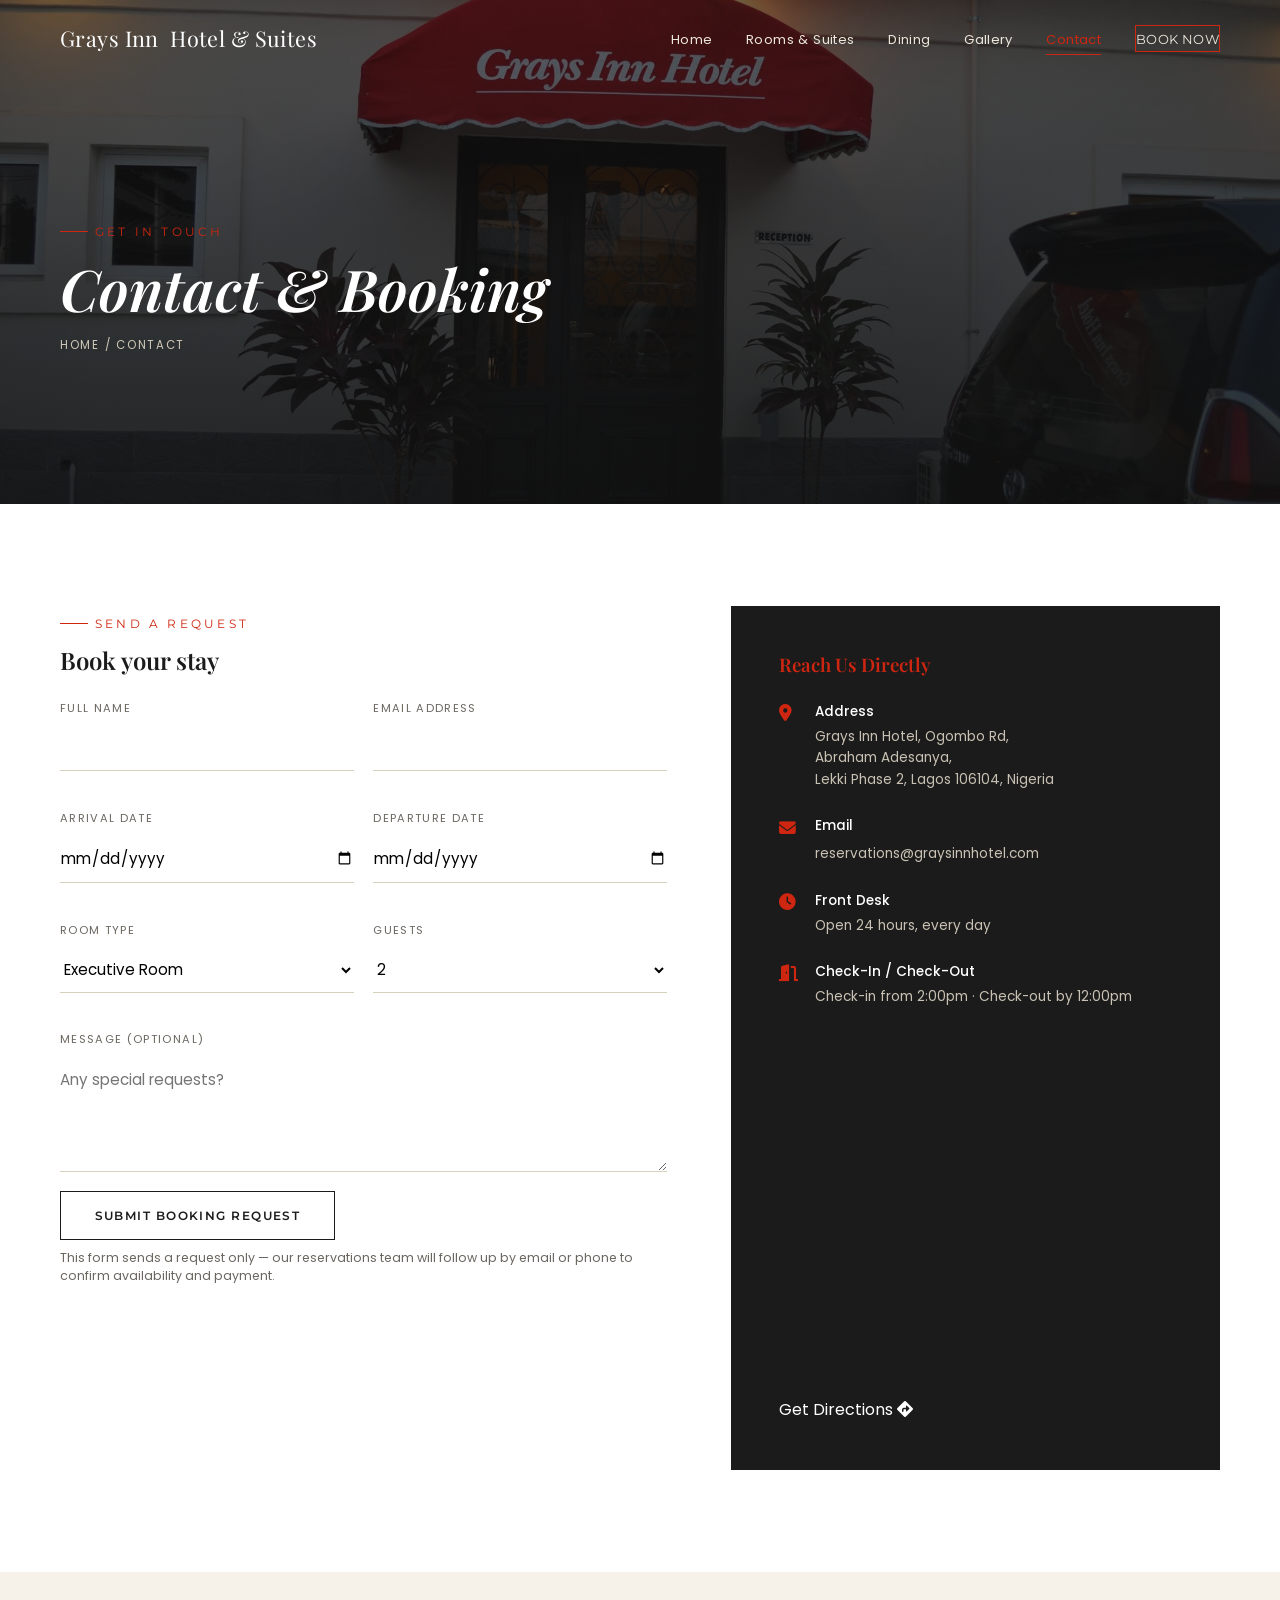
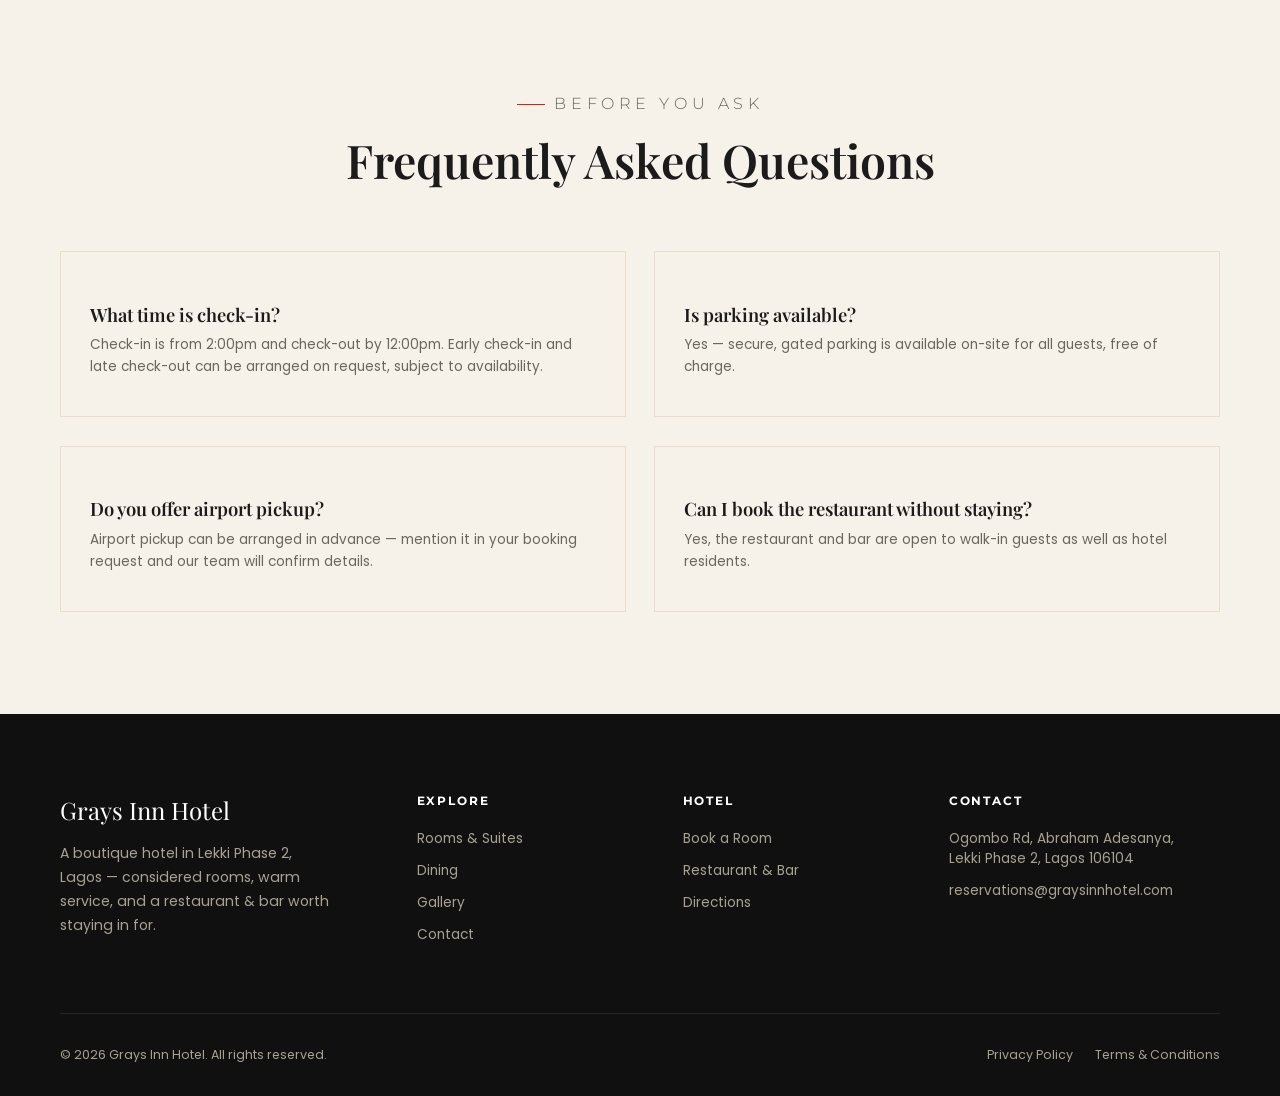
<file: contact.html>
<!DOCTYPE html>
<html lang="en">
<head>
<meta charset="UTF-8">
<meta name="viewport" content="width=device-width, initial-scale=1.0">
<title>Contact &amp; Booking — Grays Inn Hotel</title>
<meta name="description" content="Contact Grays Inn Hotel or send a booking request. Located on Ogombo Road, Abraham Adesanya, Lekki Phase 2, Lagos.">
<link rel="stylesheet" href="https://cdnjs.cloudflare.com/ajax/libs/font-awesome/6.5.2/css/all.min.css">
<link rel="stylesheet" href="styles.css">
</head>
<body>

<div id="preloader">
  <img src="images/logo.png" alt="Grays Inn Hotel logo" class="preloader-logo">
  <div class="preloader-sub">Hotel &amp; Suites</div>
  <div class="preloader-bar"></div>
</div>

<nav class="navbar">
  <div class="container">
    <a href="index.html" class="nav-logo">Grays Inn <span>Hotel &amp; Suites</span></a>
    <button class="nav-toggle" aria-label="Toggle menu"><span></span><span></span><span></span></button>
    <ul class="nav-links">
      <li><a href="index.html">Home</a></li>
      <li><a href="rooms.html">Rooms &amp; Suites</a></li>
      <li><a href="dining.html">Dining</a></li>
      <li><a href="gallery.html">Gallery</a></li>
      <li><a href="contact.html" class="active">Contact</a></li>
      <li><a href="contact.html#booking" class="btn-book">Book Now</a></li>
    </ul>
  </div>
</nav>

<header class="page-hero" style="background-image:url('images/reception-entrance.jpg');">
  <div class="container page-hero-content">
    <p class="eyebrow">Get In Touch</p>
    <h1>Contact &amp; Booking</h1>
    <p class="breadcrumb"><a href="index.html">Home</a> / Contact</p>
  </div>
</header>

<section class="section" id="booking">
  <div class="container contact-grid">

    <div class="reveal">
      <p class="eyebrow">Send a Request</p>
      <h2 style="margin-bottom:1.6rem;">Book your stay</h2>
      <form data-inquiry action="https://api.web3forms.com/submit" method="POST">
        <input type="hidden" name="access_key" value="3ff814a3-4bea-4e8d-8c9d-68ec58234079">
        <input type="hidden" name="subject" value="New Booking Request — Grays Inn Hotel">
        <input type="hidden" name="from_name" value="Grays Inn Hotel Website">
        <input type="checkbox" name="botcheck" style="display:none" tabindex="-1" autocomplete="off">
        <div class="form-row">
          <div class="field">
            <label for="c-name">Full Name</label>
            <input type="text" id="c-name" name="name" required>
          </div>
          <div class="field">
            <label for="c-email">Email Address</label>
            <input type="email" id="c-email" name="email" required>
          </div>
        </div>
        <div class="form-row">
          <div class="field">
            <label for="c-arrival">Arrival Date</label>
            <input type="date" id="c-arrival" name="arrival" required>
          </div>
          <div class="field">
            <label for="c-departure">Departure Date</label>
            <input type="date" id="c-departure" name="departure" required>
          </div>
        </div>
        <div class="form-row">
          <div class="field">
            <label for="c-room">Room Type</label>
            <select id="c-room" name="room">
              <option>Executive Room</option>
              <option>Deluxe Room</option>
              <option>Royal Suite</option>
              <option>Presidential Suite</option>
              <option>Family Suite</option>
            </select>
          </div>
          <div class="field">
            <label for="c-guests">Guests</label>
            <select id="c-guests" name="guests"><option>1</option><option selected>2</option><option>3</option><option>4</option></select>
          </div>
        </div>
        <div class="field">
          <label for="c-message">Message (Optional)</label>
          <textarea id="c-message" name="message" rows="4" placeholder="Any special requests?"></textarea>
        </div>
        <button type="submit" class="btn btn-outline-dark">Submit Booking Request</button>
        <p class="form-note">This form sends a request only — our reservations team will follow up by email or phone to confirm availability and payment.</p>
        <div class="form-success"></div>
      </form>
    </div>

    <div class="reveal reveal-delay-1">
      <div class="contact-info-card">
        <h3>Reach Us Directly</h3>
        <div class="info-item">
          <i class="fa-solid fa-location-dot"></i>
          <div>
            <h5>Address</h5>
            <p>Grays Inn Hotel, Ogombo Rd,<br>Abraham Adesanya,<br>Lekki Phase 2, Lagos 106104, Nigeria</p>
          </div>
        </div>
        <div class="info-item">
          <i class="fa-solid fa-envelope"></i>
          <div>
            <h5>Email</h5>
            <a href="mailto:reservations@graysinnhotel.com">reservations@graysinnhotel.com</a>
          </div>
        </div>
        <div class="info-item">
          <i class="fa-solid fa-clock"></i>
          <div>
            <h5>Front Desk</h5>
            <p>Open 24 hours, every day</p>
          </div>
        </div>
        <div class="info-item">
          <i class="fa-solid fa-door-open"></i>
          <div>
            <h5>Check-In / Check-Out</h5>
            <p>Check-in from 2:00pm · Check-out by 12:00pm</p>
          </div>
        </div>
        <iframe class="map-frame" loading="lazy" referrerpolicy="no-referrer-when-downgrade"
          src="https://www.google.com/maps?q=Grays+Inn+Hotel+Ogombo+Rd+Abraham+Adesanya+Lekki+Phase+2+Lagos&output=embed">
        </iframe>
        <a class="map-directions-link" href="https://www.google.com/maps/dir/?api=1&destination=Grays+Inn+Hotel+Ogombo+Rd+Abraham+Adesanya+Lekki+Phase+2+Lagos" target="_blank" rel="noopener">
          Get Directions
          <i class="fa-solid fa-diamond-turn-right"></i>
        </a>
      </div>
    </div>

  </div>
</section>

<section class="section section-beige">
  <div class="container">
    <div class="section-head center reveal">
      <p class="eyebrow">Before You Ask</p>
      <h2>Frequently Asked Questions</h2>
    </div>
    <div class="room-grid faq-grid">
      <div class="offer-card reveal" style="text-align:left;"><h4>What time is check-in?</h4><p>Check-in is from 2:00pm and check-out by 12:00pm. Early check-in and late check-out can be arranged on request, subject to availability.</p></div>
      <div class="offer-card reveal reveal-delay-1" style="text-align:left;"><h4>Is parking available?</h4><p>Yes — secure, gated parking is available on-site for all guests, free of charge.</p></div>
      <div class="offer-card reveal reveal-delay-2" style="text-align:left;"><h4>Do you offer airport pickup?</h4><p>Airport pickup can be arranged in advance — mention it in your booking request and our team will confirm details.</p></div>
      <div class="offer-card reveal reveal-delay-3" style="text-align:left;"><h4>Can I book the restaurant without staying?</h4><p>Yes, the restaurant and bar are open to walk-in guests as well as hotel residents.</p></div>
    </div>
  </div>
</section>

<footer>
  <div class="container">
    <div class="footer-grid">
      <div>
        <p class="footer-logo">Grays Inn Hotel</p>
        <p style="max-width:30ch;font-size:.88rem;line-height:1.7;">A boutique hotel in Lekki Phase 2, Lagos — considered rooms, warm service, and a restaurant &amp; bar worth staying in for.</p>
      </div>
      <div class="footer-col">
        <h5>Explore</h5>
        <ul>
          <li><a href="rooms.html">Rooms &amp; Suites</a></li>
          <li><a href="dining.html">Dining</a></li>
          <li><a href="gallery.html">Gallery</a></li>
          <li><a href="contact.html">Contact</a></li>
        </ul>
      </div>
      <div class="footer-col">
        <h5>Hotel</h5>
        <ul>
          <li><a href="contact.html#booking">Book a Room</a></li>
          <li><a href="dining.html">Restaurant &amp; Bar</a></li>
          <li><a href="contact.html">Directions</a></li>
        </ul>
      </div>
      <div class="footer-col">
        <h5>Contact</h5>
        <ul>
          <li>Ogombo Rd, Abraham Adesanya,<br>Lekki Phase 2, Lagos 106104</li>
          <li><a href="mailto:reservations@graysinnhotel.com">reservations@graysinnhotel.com</a></li>
        </ul>
      </div>
    </div>
    <div class="footer-bottom">
      <span>© <span id="year"></span> Grays Inn Hotel. All rights reserved.</span>
      <span><a href="#">Privacy Policy</a><a href="#">Terms &amp; Conditions</a></span>
    </div>
  </div>
</footer>

<div class="float-stack">
  <a class="float-btn to-top" href="#" aria-label="Back to top" onclick="window.scrollTo({top:0,behavior:'smooth'});return false;">
    <i class="fa-solid fa-arrow-up"></i>
  </a>
</div>

<script src="main.js"></script>
<script>document.getElementById('year').textContent = new Date().getFullYear();</script>
</body>
</html>
</file>
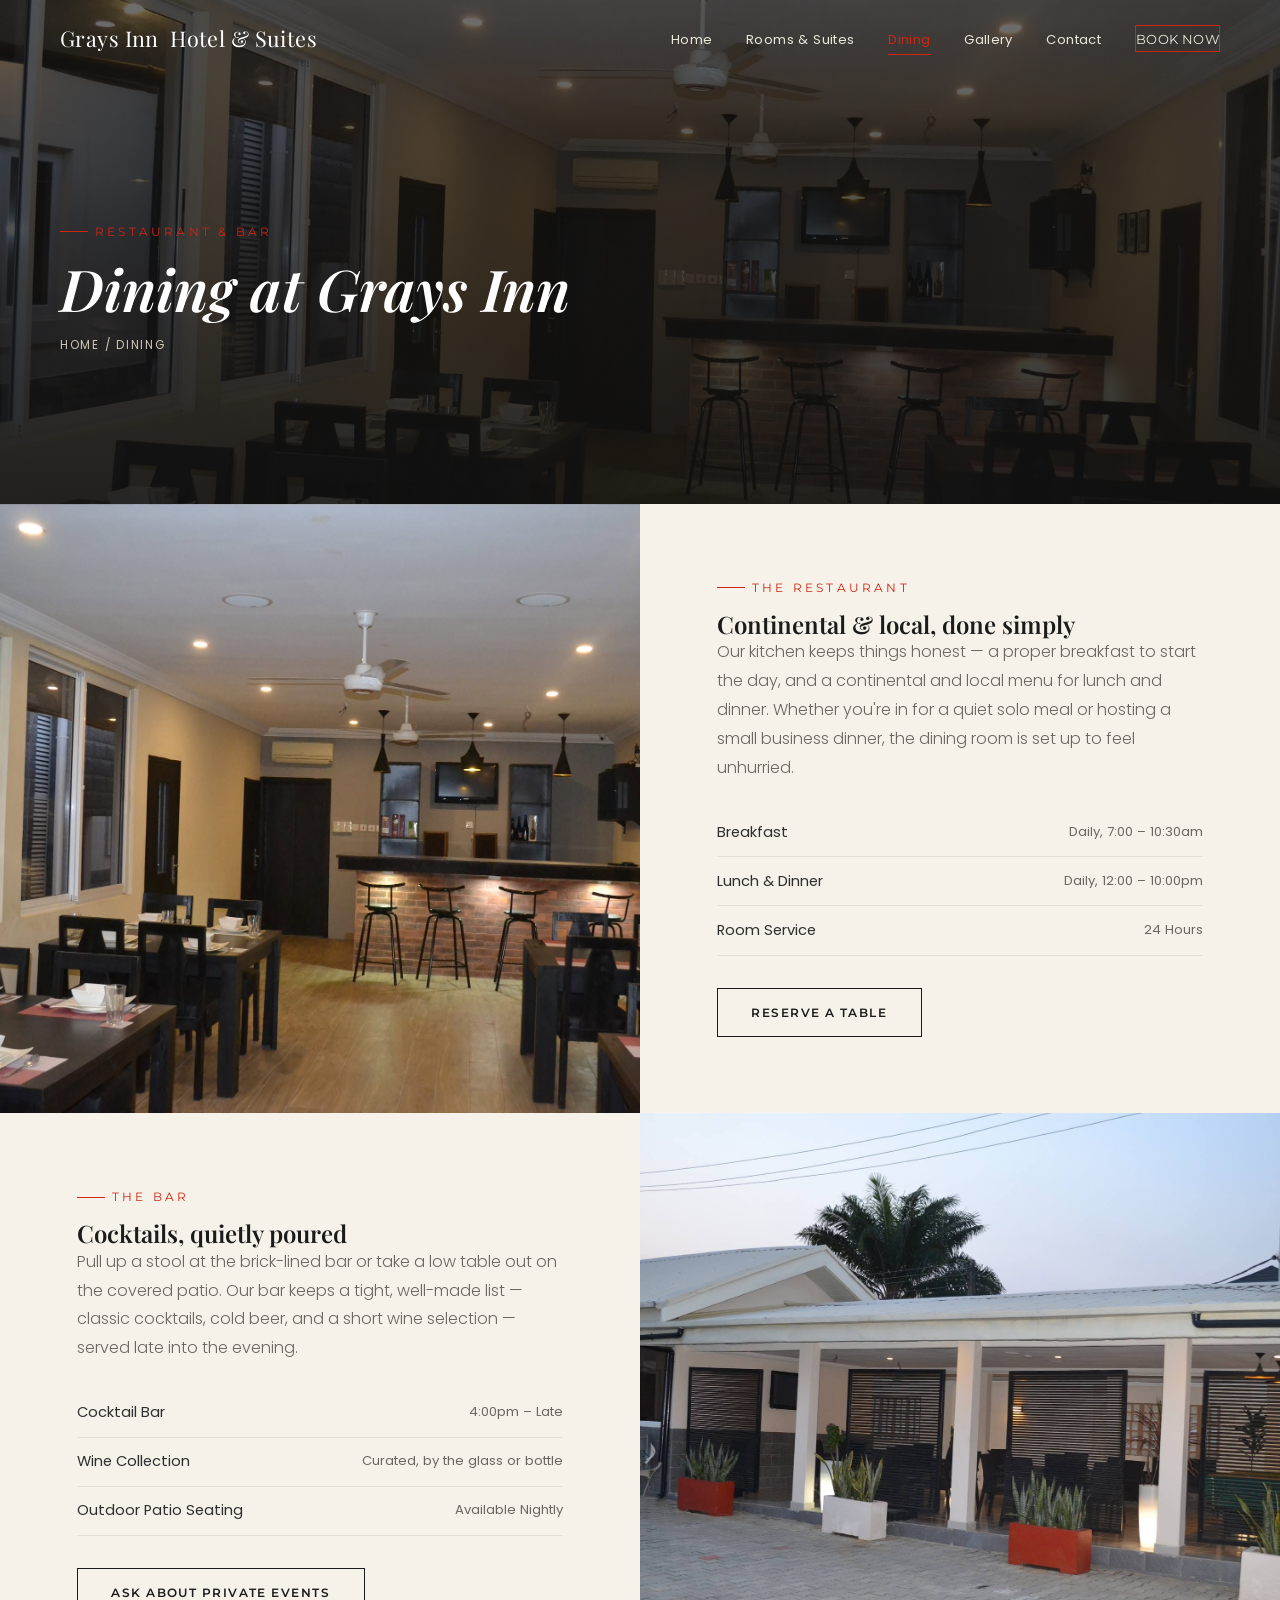
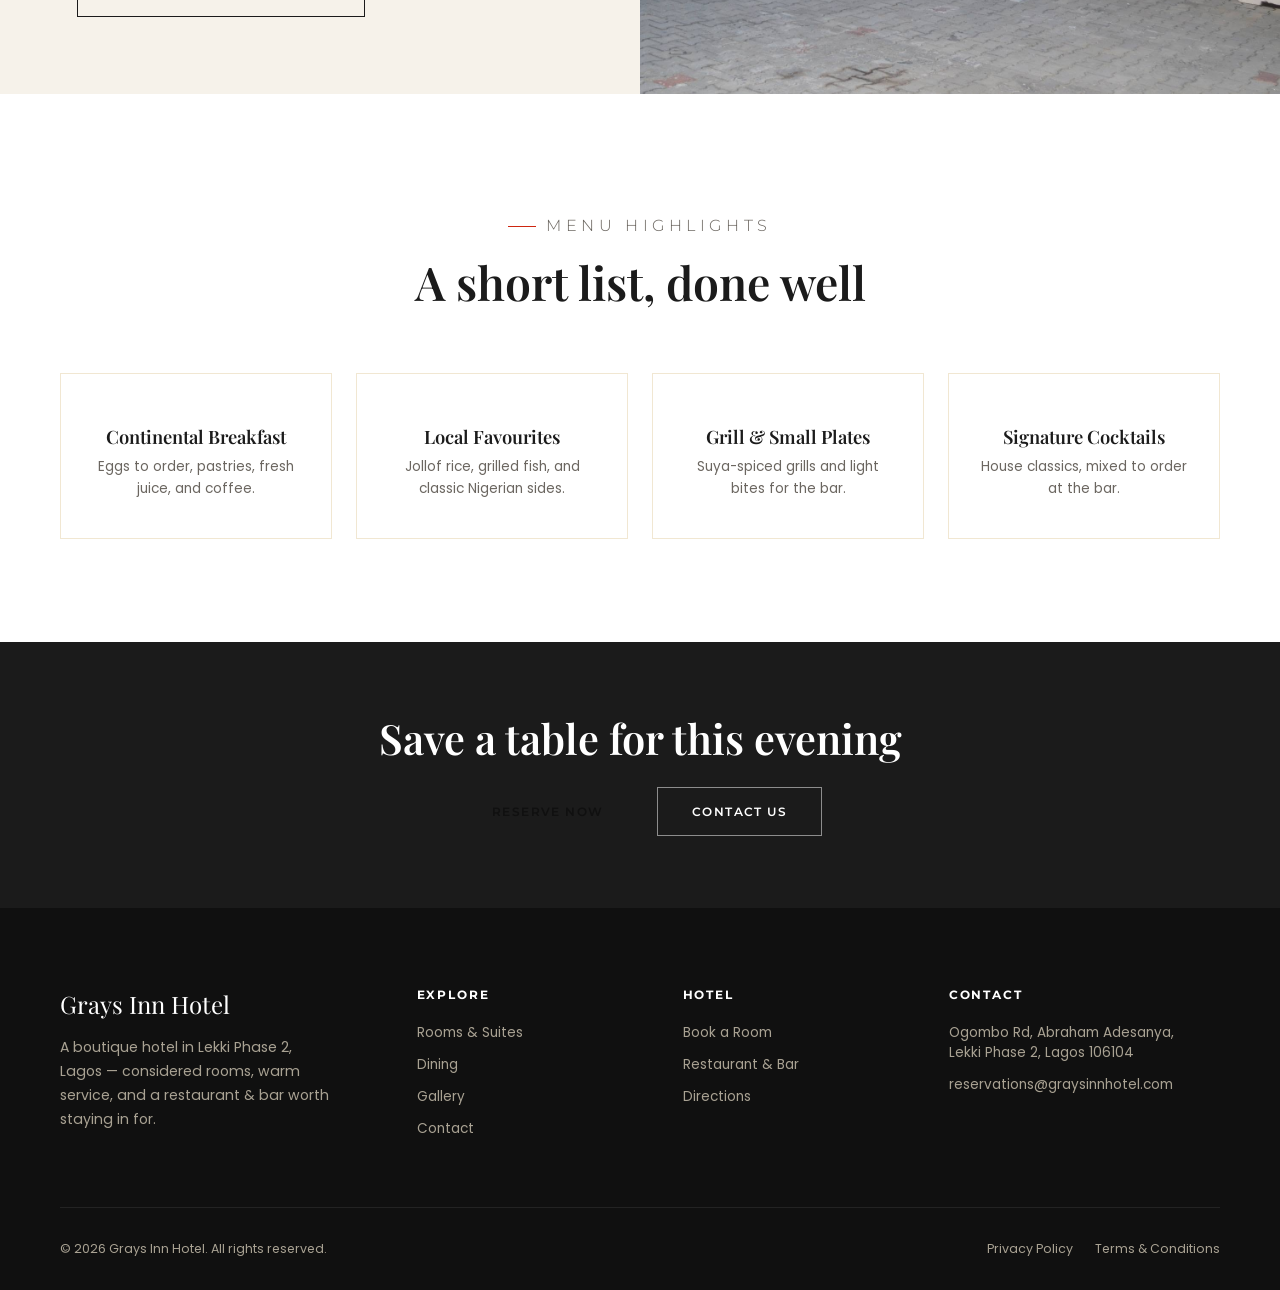
<file: dining.html>
<!DOCTYPE html>
<html lang="en">
<head>
<meta charset="UTF-8">
<meta name="viewport" content="width=device-width, initial-scale=1.0">
<title>Dining — Grays Inn Hotel</title>
<meta name="description" content="Restaurant and cocktail bar at Grays Inn Hotel, Lekki Phase 2, Lagos — breakfast, continental and local cuisine, and evening cocktails.">
<link rel="stylesheet" href="https://cdnjs.cloudflare.com/ajax/libs/font-awesome/6.5.2/css/all.min.css">
<link rel="stylesheet" href="styles.css">
</head>
<body>

<div id="preloader">
  <img src="images/logo.png" alt="Grays Inn Hotel logo" class="preloader-logo">
  <div class="preloader-sub">Hotel &amp; Suites</div>
  <div class="preloader-bar"></div>
</div>

<nav class="navbar">
  <div class="container">
    <a href="index.html" class="nav-logo">Grays Inn <span>Hotel &amp; Suites</span></a>
    <button class="nav-toggle" aria-label="Toggle menu"><span></span><span></span><span></span></button>
    <ul class="nav-links">
      <li><a href="index.html">Home</a></li>
      <li><a href="rooms.html">Rooms &amp; Suites</a></li>
      <li><a href="dining.html" class="active">Dining</a></li>
      <li><a href="gallery.html">Gallery</a></li>
      <li><a href="contact.html">Contact</a></li>
      <li><a href="contact.html#booking" class="btn-book">Book Now</a></li>
    </ul>
  </div>
</nav>

<header class="page-hero" style="background-image:url('images/restaurant-bar.jpg');">
  <div class="container page-hero-content">
    <p class="eyebrow">Restaurant &amp; Bar</p>
    <h1>Dining at Grays Inn</h1>
    <p class="breadcrumb"><a href="index.html">Home</a> / Dining</p>
  </div>
</header>

<div class="split">
  <div class="split-media reveal" style="background-image:url('images/restaurant-bar.jpg');"></div>
  <div class="split-copy reveal reveal-delay-1">
    <p class="eyebrow">The Restaurant</p>
    <h2>Continental &amp; local, done simply</h2>
    <p style="color:var(--text-soft);line-height:1.8;font-weight:300;">Our kitchen keeps things honest — a proper breakfast to start the day, and a continental and local menu for lunch and dinner. Whether you're in for a quiet solo meal or hosting a small business dinner, the dining room is set up to feel unhurried.</p>
    <ul class="feature-list">
      <li>Breakfast <span>Daily, 7:00 – 10:30am</span></li>
      <li>Lunch &amp; Dinner <span>Daily, 12:00 – 10:00pm</span></li>
      <li>Room Service <span>24 Hours</span></li>
    </ul>
    <a href="contact.html#booking" class="btn btn-outline-dark" style="align-self:flex-start;">Reserve a Table</a>
  </div>
</div>

<div class="split reverse">
  <div class="split-media reveal" style="background-image:url('images/patio-lounge.jpg');"></div>
  <div class="split-copy reveal reveal-delay-1">
    <p class="eyebrow">The Bar</p>
    <h2>Cocktails, quietly poured</h2>
    <p style="color:var(--text-soft);line-height:1.8;font-weight:300;">Pull up a stool at the brick-lined bar or take a low table out on the covered patio. Our bar keeps a tight, well-made list — classic cocktails, cold beer, and a short wine selection — served late into the evening.</p>
    <ul class="feature-list">
      <li>Cocktail Bar <span>4:00pm – Late</span></li>
      <li>Wine Collection <span>Curated, by the glass or bottle</span></li>
      <li>Outdoor Patio Seating <span>Available Nightly</span></li>
    </ul>
    <a href="contact.html" class="btn btn-outline-dark" style="align-self:flex-start;">Ask About Private Events</a>
  </div>
</div>

<section class="section">
  <div class="container">
    <div class="section-head center reveal">
      <p class="eyebrow">Menu Highlights</p>
      <h2>A short list, done well</h2>
    </div>
    <div class="offer-grid">
      <div class="offer-card reveal"><h4>Continental Breakfast</h4><p>Eggs to order, pastries, fresh juice, and coffee.</p></div>
      <div class="offer-card reveal reveal-delay-1"><h4>Local Favourites</h4><p>Jollof rice, grilled fish, and classic Nigerian sides.</p></div>
      <div class="offer-card reveal reveal-delay-2"><h4>Grill &amp; Small Plates</h4><p>Suya-spiced grills and light bites for the bar.</p></div>
      <div class="offer-card reveal reveal-delay-3"><h4>Signature Cocktails</h4><p>House classics, mixed to order at the bar.</p></div>
    </div>
  </div>
</section>

<section class="cta-strip">
  <div class="container">
    <h2 class="reveal">Save a table for this evening</h2>
    <div class="reveal reveal-delay-1">
      <a href="contact.html#booking" class="btn btn-gold">Reserve Now</a>
      <a href="contact.html" class="btn btn-outline">Contact Us</a>
    </div>
  </div>
</section>

<footer>
  <div class="container">
    <div class="footer-grid">
      <div>
        <p class="footer-logo">Grays Inn Hotel</p>
        <p style="max-width:30ch;font-size:.88rem;line-height:1.7;">A boutique hotel in Lekki Phase 2, Lagos — considered rooms, warm service, and a restaurant &amp; bar worth staying in for.</p>
      </div>
      <div class="footer-col">
        <h5>Explore</h5>
        <ul>
          <li><a href="rooms.html">Rooms &amp; Suites</a></li>
          <li><a href="dining.html">Dining</a></li>
          <li><a href="gallery.html">Gallery</a></li>
          <li><a href="contact.html">Contact</a></li>
        </ul>
      </div>
      <div class="footer-col">
        <h5>Hotel</h5>
        <ul>
          <li><a href="contact.html#booking">Book a Room</a></li>
          <li><a href="dining.html">Restaurant &amp; Bar</a></li>
          <li><a href="contact.html">Directions</a></li>
        </ul>
      </div>
      <div class="footer-col">
        <h5>Contact</h5>
        <ul>
          <li>Ogombo Rd, Abraham Adesanya,<br>Lekki Phase 2, Lagos 106104</li>
          <li><a href="mailto:reservations@graysinnhotel.com">reservations@graysinnhotel.com</a></li>
        </ul>
      </div>
    </div>
    <div class="footer-bottom">
      <span>© <span id="year"></span> Grays Inn Hotel. All rights reserved.</span>
      <span><a href="#">Privacy Policy</a><a href="#">Terms &amp; Conditions</a></span>
    </div>
  </div>
</footer>

<div class="float-stack">
  <a class="float-btn to-top" href="#" aria-label="Back to top" onclick="window.scrollTo({top:0,behavior:'smooth'});return false;">
    <i class="fa-solid fa-arrow-up"></i>
  </a>
</div>

<script src="main.js"></script>
<script>document.getElementById('year').textContent = new Date().getFullYear();</script>
</body>
</html>
</file>
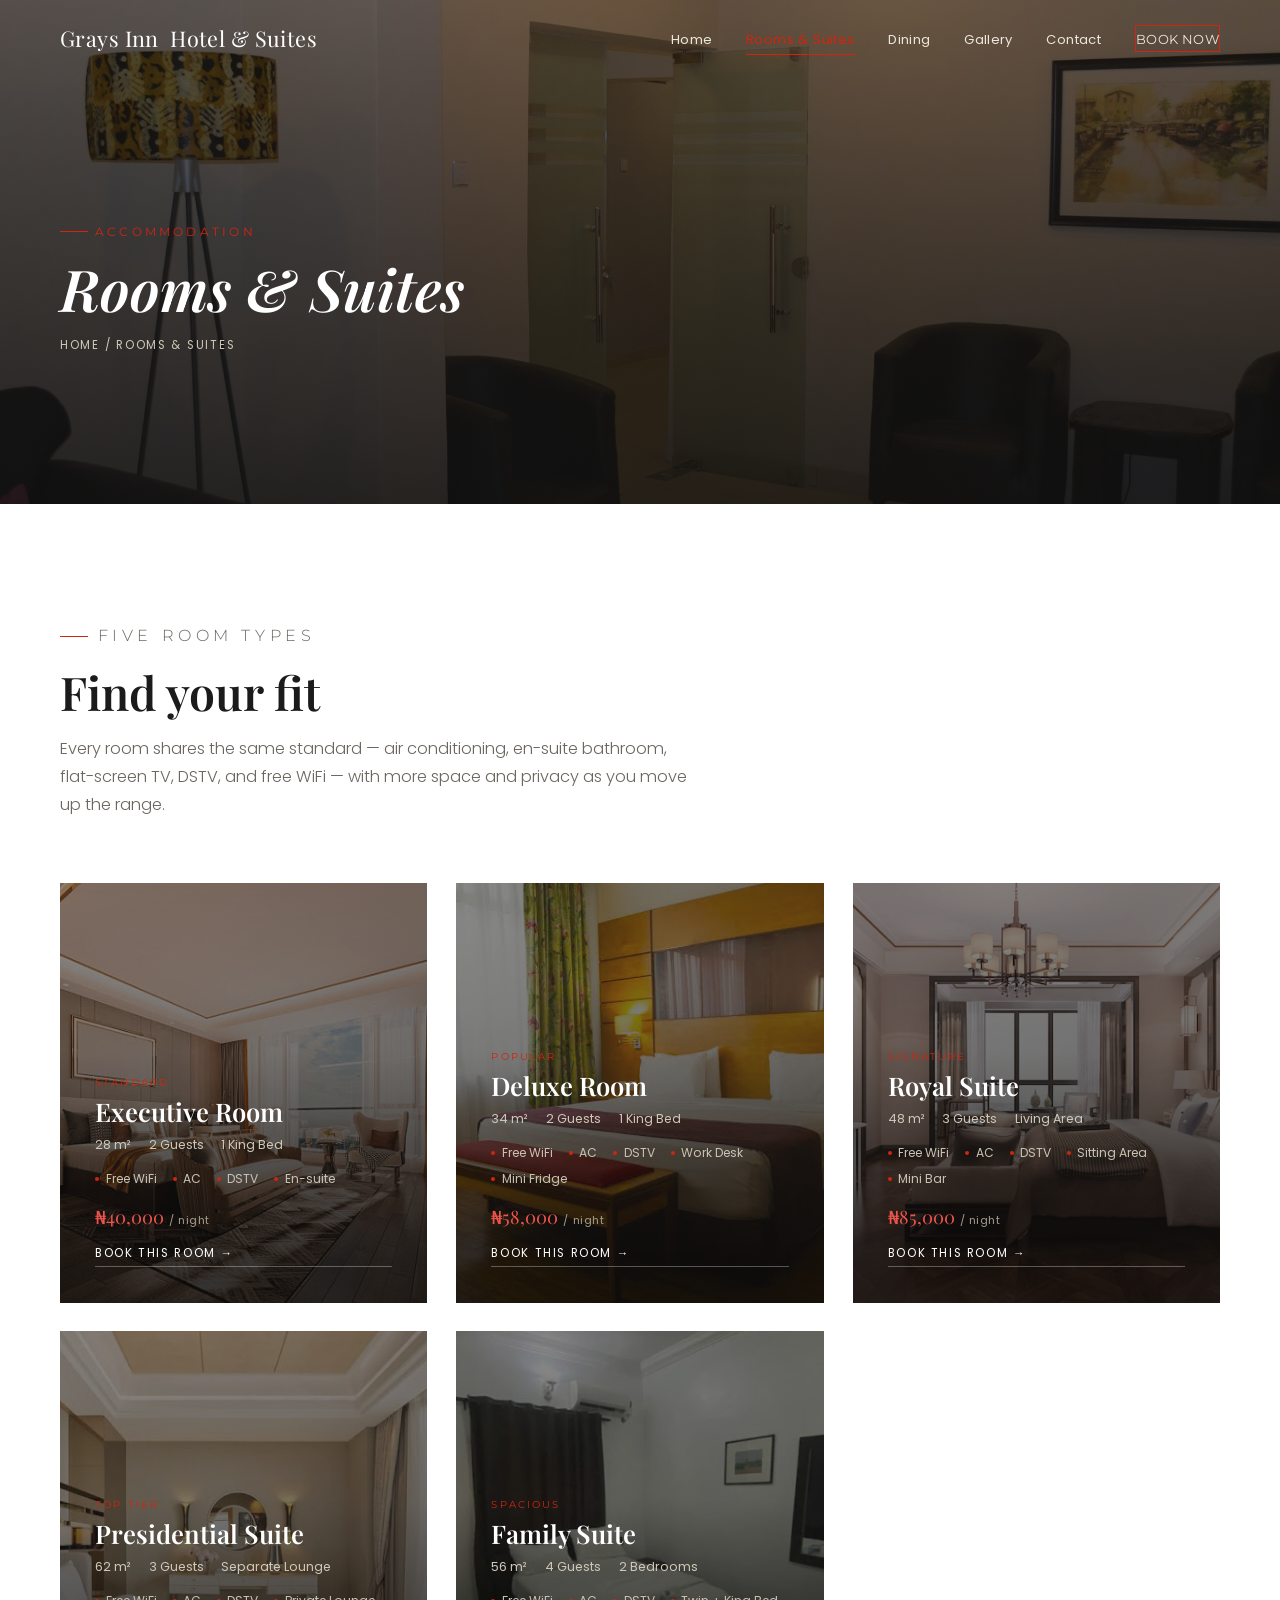
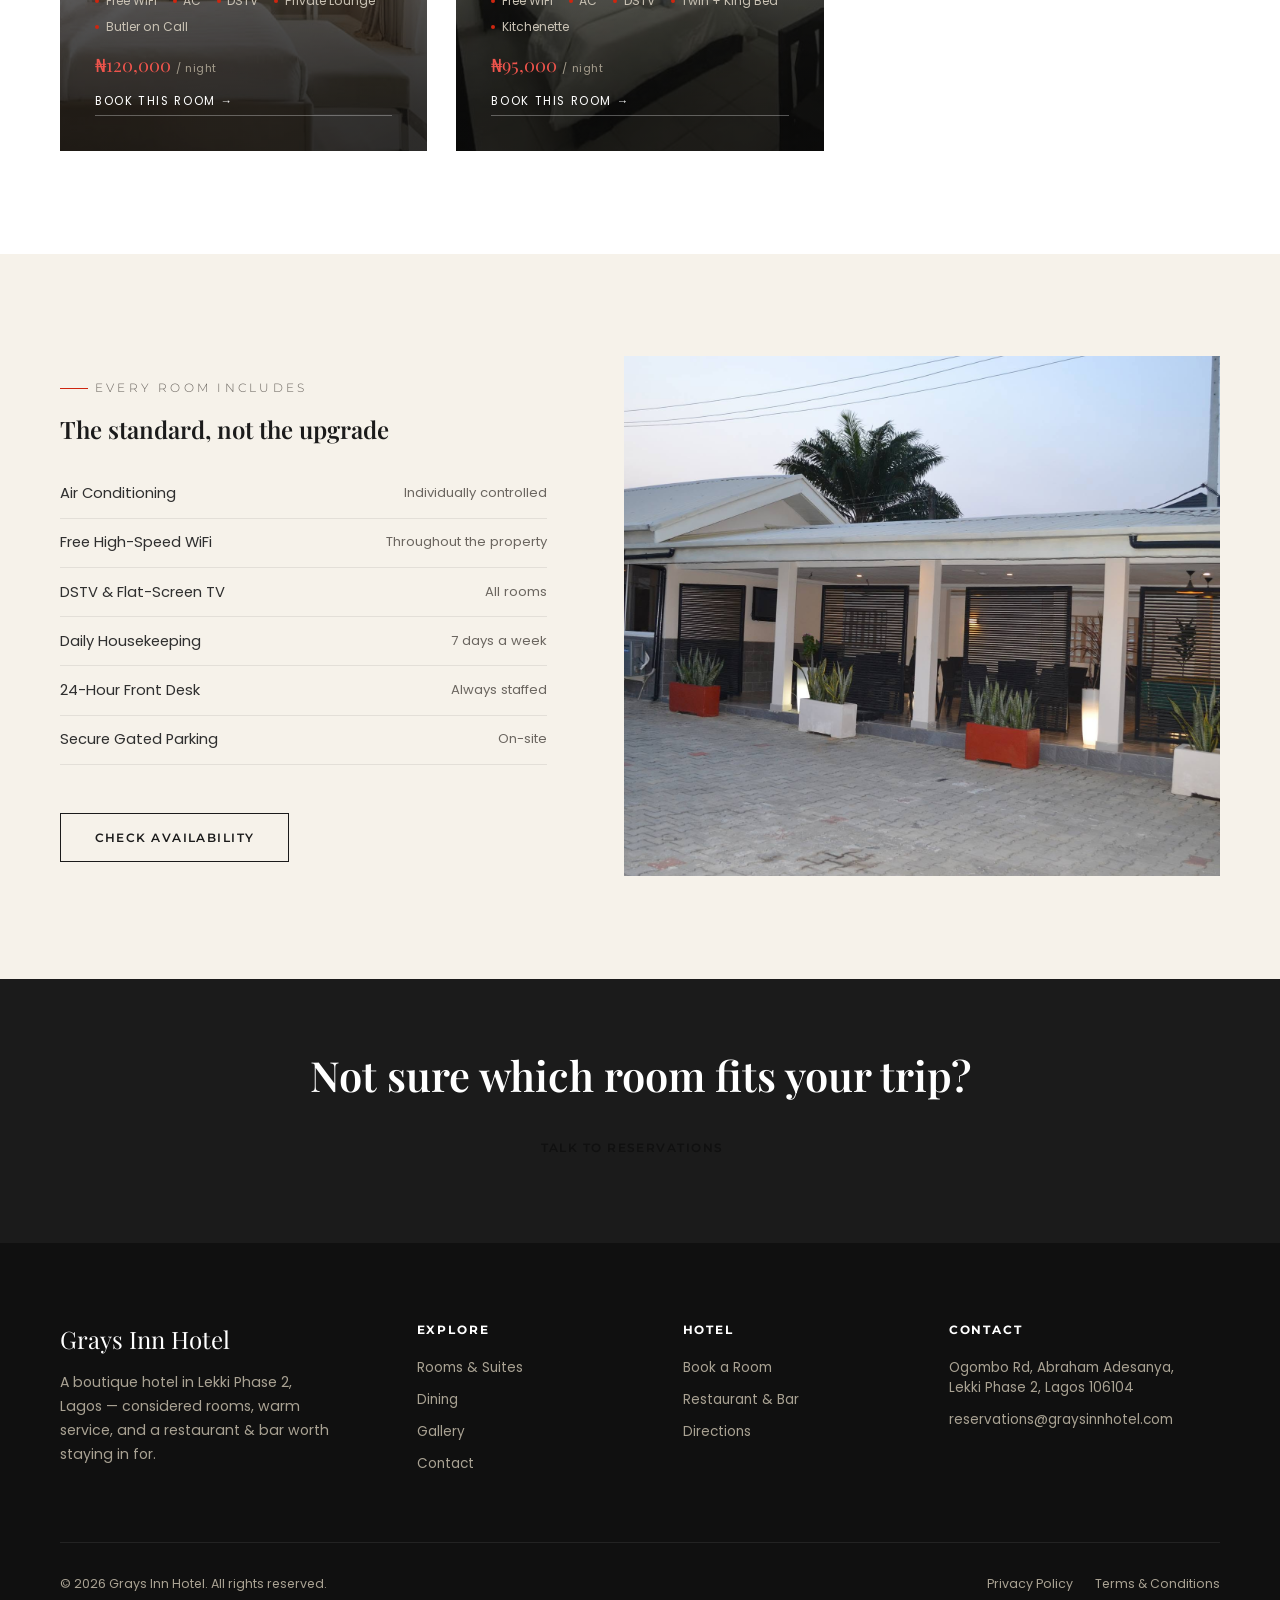
<file: rooms.html>
<!DOCTYPE html>
<html lang="en">
<head>
<meta charset="UTF-8">
<meta name="viewport" content="width=device-width, initial-scale=1.0">
<title>Rooms &amp; Suites — Grays Inn Hotel</title>
<meta name="description" content="Explore Executive, Deluxe, Royal, Presidential and Family rooms at Grays Inn Hotel, Lekki Phase 2, Lagos.">
<link rel="stylesheet" href="https://cdnjs.cloudflare.com/ajax/libs/font-awesome/6.5.2/css/all.min.css">
<link rel="stylesheet" href="styles.css">
</head>
<body>

<div id="preloader">
  <img src="images/logo.png" alt="Grays Inn Hotel logo" class="preloader-logo">
  <div class="preloader-sub">Hotel &amp; Suites</div>
  <div class="preloader-bar"></div>
</div>

<nav class="navbar">
  <div class="container">
    <a href="index.html" class="nav-logo">Grays Inn <span>Hotel &amp; Suites</span></a>
    <button class="nav-toggle" aria-label="Toggle menu"><span></span><span></span><span></span></button>
    <ul class="nav-links">
      <li><a href="index.html">Home</a></li>
      <li><a href="rooms.html" class="active">Rooms &amp; Suites</a></li>
      <li><a href="dining.html">Dining</a></li>
      <li><a href="gallery.html">Gallery</a></li>
      <li><a href="contact.html">Contact</a></li>
      <li><a href="contact.html#booking" class="btn-book">Book Now</a></li>
    </ul>
  </div>
</nav>

<header class="page-hero" style="background-image:url('images/lobby-seating.jpg');">
  <div class="container page-hero-content">
    <p class="eyebrow">Accommodation</p>
    <h1>Rooms &amp; Suites</h1>
    <p class="breadcrumb"><a href="index.html">Home</a> / Rooms &amp; Suites</p>
  </div>
</header>

<section class="section">
  <div class="container">
    <div class="section-head reveal">
      <p class="eyebrow">Five Room Types</p>
      <h2>Find your fit</h2>
      <p>Every room shares the same standard — air conditioning, en-suite bathroom, flat-screen TV, DSTV, and free WiFi — with more space and privacy as you move up the range.</p>
    </div>

    <div class="room-grid">
      <article id="executive" class="room-card room-1 reveal">
        <p class="room-tag">Standard</p>
        <h3>Executive Room</h3>
        <div class="room-meta"><span>28 m²</span><span>2 Guests</span><span>1 King Bed</span></div>
        <ul class="room-amen"><li>Free WiFi</li><li>AC</li><li>DSTV</li><li>En-suite</li></ul>
        <p class="room-price">₦40,000 <small>/ night</small></p>
        <a href="contact.html#booking" class="room-link">Book This Room →</a>
      </article>

      <article id="deluxe" class="room-card room-2 reveal reveal-delay-1">
        <p class="room-tag">Popular</p>
        <h3>Deluxe Room</h3>
        <div class="room-meta"><span>34 m²</span><span>2 Guests</span><span>1 King Bed</span></div>
        <ul class="room-amen"><li>Free WiFi</li><li>AC</li><li>DSTV</li><li>Work Desk</li><li>Mini Fridge</li></ul>
        <p class="room-price">₦58,000 <small>/ night</small></p>
        <a href="contact.html#booking" class="room-link">Book This Room →</a>
      </article>

      <article id="royal" class="room-card room-3 reveal reveal-delay-2">
        <p class="room-tag">Signature</p>
        <h3>Royal Suite</h3>
        <div class="room-meta"><span>48 m²</span><span>3 Guests</span><span>Living Area</span></div>
        <ul class="room-amen"><li>Free WiFi</li><li>AC</li><li>DSTV</li><li>Sitting Area</li><li>Mini Bar</li></ul>
        <p class="room-price">₦85,000 <small>/ night</small></p>
        <a href="contact.html#booking" class="room-link">Book This Room →</a>
      </article>

      <article id="presidential" class="room-card room-4 reveal">
        <p class="room-tag">Top Tier</p>
        <h3>Presidential Suite</h3>
        <div class="room-meta"><span>62 m²</span><span>3 Guests</span><span>Separate Lounge</span></div>
        <ul class="room-amen"><li>Free WiFi</li><li>AC</li><li>DSTV</li><li>Private Lounge</li><li>Butler on Call</li></ul>
        <p class="room-price">₦120,000 <small>/ night</small></p>
        <a href="contact.html#booking" class="room-link">Book This Room →</a>
      </article>

      <article id="family" class="room-card room-5 reveal reveal-delay-1">
        <p class="room-tag">Spacious</p>
        <h3>Family Suite</h3>
        <div class="room-meta"><span>56 m²</span><span>4 Guests</span><span>2 Bedrooms</span></div>
        <ul class="room-amen"><li>Free WiFi</li><li>AC</li><li>DSTV</li><li>Twin + King Bed</li><li>Kitchenette</li></ul>
        <p class="room-price">₦95,000 <small>/ night</small></p>
        <a href="contact.html#booking" class="room-link">Book This Room →</a>
      </article>
    </div>
  </div>
</section>

<section class="section section-beige">
  <div class="container about-grid">
    <div class="about-copy reveal">
      <p class="eyebrow">Every Room Includes</p>
      <h2>The standard, not the upgrade</h2>
      <ul class="feature-list">
        <li>Air Conditioning <span>Individually controlled</span></li>
        <li>Free High-Speed WiFi <span>Throughout the property</span></li>
        <li>DSTV &amp; Flat-Screen TV <span>All rooms</span></li>
        <li>Daily Housekeeping <span>7 days a week</span></li>
        <li>24-Hour Front Desk <span>Always staffed</span></li>
        <li>Secure Gated Parking <span>On-site</span></li>
      </ul>
      <a href="contact.html#booking" class="btn btn-outline-dark" style="margin-top:1rem;">Check Availability</a>
    </div>
    <div class="about-media reveal reveal-delay-1">
      <img src="images/patio-lounge.jpg" alt="Outdoor patio lounge at Grays Inn Hotel">
    </div>
  </div>
</section>

<section class="cta-strip">
  <div class="container">
    <h2 class="reveal">Not sure which room fits your trip?</h2>
    <div class="reveal reveal-delay-1">
      <a href="contact.html" class="btn btn-gold">Talk to Reservations</a>
    </div>
  </div>
</section>

<footer>
  <div class="container">
    <div class="footer-grid">
      <div>
        <p class="footer-logo">Grays Inn Hotel</p>
        <p style="max-width:30ch;font-size:.88rem;line-height:1.7;">A boutique hotel in Lekki Phase 2, Lagos — considered rooms, warm service, and a restaurant &amp; bar worth staying in for.</p>
      </div>
      <div class="footer-col">
        <h5>Explore</h5>
        <ul>
          <li><a href="rooms.html">Rooms &amp; Suites</a></li>
          <li><a href="dining.html">Dining</a></li>
          <li><a href="gallery.html">Gallery</a></li>
          <li><a href="contact.html">Contact</a></li>
        </ul>
      </div>
      <div class="footer-col">
        <h5>Hotel</h5>
        <ul>
          <li><a href="contact.html#booking">Book a Room</a></li>
          <li><a href="dining.html">Restaurant &amp; Bar</a></li>
          <li><a href="contact.html">Directions</a></li>
        </ul>
      </div>
      <div class="footer-col">
        <h5>Contact</h5>
        <ul>
          <li>Ogombo Rd, Abraham Adesanya,<br>Lekki Phase 2, Lagos 106104</li>
          <li><a href="mailto:reservations@graysinnhotel.com">reservations@graysinnhotel.com</a></li>
        </ul>
      </div>
    </div>
    <div class="footer-bottom">
      <span>© <span id="year"></span> Grays Inn Hotel. All rights reserved.</span>
      <span><a href="#">Privacy Policy</a><a href="#">Terms &amp; Conditions</a></span>
    </div>
  </div>
</footer>

<div class="float-stack">
  <a class="float-btn to-top" href="#" aria-label="Back to top" onclick="window.scrollTo({top:0,behavior:'smooth'});return false;">
    <i class="fa-solid fa-arrow-up"></i>
  </a>
</div>

<script src="main.js"></script>
<script>document.getElementById('year').textContent = new Date().getFullYear();</script>
</body>
</html>
</file>
<file: styles.css>
/* ============================================================
   GRAYS INN HOTEL — STYLESHEET
   Palette: Charcoal #1B1B1B / Gold #C8A14D / Beige #F6F2EA
   Type: Playfair Display (display) + Poppins (body) + Montserrat (buttons)
   ============================================================ */

@import url('https://fonts.googleapis.com/css2?family=Playfair+Display:ital,wght@0,400;0,500;0,600;0,700;1,400&family=Poppins:wght@300;400;500;600&family=Montserrat:wght@500;600;700&display=swap');

:root{
  --charcoal:#1B1B1B;
  --rich-black:#101010;
  --gold:#ce2610;
  --gold-light:#ee544c;
  --beige:#F6F2EA;
  --white:#FFFFFF;
  --text:#2F2F2F;
  --text-soft:#6b6660;
  --line:rgba(200,161,77,.25);

  --display:'Playfair Display', serif;
  --body:'Poppins', sans-serif;
  --btn-font:'Montserrat', sans-serif;

  --gap:clamp(1.25rem,3vw,3rem);
  --radius:2px;
  --ease:cubic-bezier(.22,.61,.36,1);
}

*,*::before,*::after{box-sizing:border-box;margin:0;padding:0;}
html{scroll-behavior:smooth;}
body{
  font-family:var(--body);
  color:var(--text);
  background:var(--white);
  overflow-x:hidden;
  -webkit-font-smoothing:antialiased;
  animation:pageFadeIn .6s var(--ease);
}
@keyframes pageFadeIn{from{opacity:0;}to{opacity:1;}}

img{max-width:100%;display:block;}
a{color:inherit;text-decoration:none;}
ul{list-style:none;}
button{font-family:var(--btn-font);cursor:pointer;border:none;background:none;}

h1,h2,h3,h4{font-family:var(--display);font-weight:600;line-height:1.15;color:var(--charcoal);}
.eyebrow{
  font-family:var(--btn-font);
  font-size:.72rem;
  letter-spacing:.28em;
  text-transform:uppercase;
  color:var(--gold);
  display:inline-flex;
  align-items:center;
  gap:.6em;
  margin-bottom:1rem;
}
.eyebrow::before{content:'';width:28px;height:1px;background:var(--gold);}

.container{
  width:100%;
  max-width:1240px;
  margin:0 auto;
  padding:0 clamp(1.25rem,4vw,2.5rem);
}

.section{padding:clamp(4rem,8vw,7rem) 0;}
.section-dark{background:var(--rich-black);color:#efe9de;}
.section-dark h2,.section-dark h3{color:var(--white);}
.section-beige{background:var(--beige);}

.section-head{max-width:640px;margin-bottom:clamp(2.5rem,5vw,4rem);}
.section-head.center{margin-left:auto;margin-right:auto;text-align:center;}
.section-head h2{font-size:clamp(2rem,4vw,2.9rem);}
.section-head p{margin-top:1rem;color:var(--text-soft);font-weight:300;font-size:1.02rem;line-height:1.7;}
.section-dark .section-head p{color:#c9c2b4;}

/* ============ PRELOADER ============ */
#preloader{
  position:fixed;inset:0;background:var(--rich-black);
  display:flex;flex-direction:column;align-items:center;justify-content:center;
  z-index:9999;transition:opacity .7s var(--ease), visibility .7s var(--ease);
}
#preloader.hidden{opacity:0;visibility:hidden;}
.preloader-logo{
  width:96px;height:96px;object-fit:cover;border-radius:10px;
  box-shadow:0 14px 34px rgba(0,0,0,.45);
  opacity:0;transform:scale(.85);
  animation:logoIn 1s ease-in-out .1s forwards;
}
@keyframes logoIn{
  from{opacity:0;transform:scale(.85);}
  to{opacity:1;transform:scale(1);}
}
.preloader-sub{
  font-family:var(--btn-font);font-size:.68rem;letter-spacing:.4em;color:#8a8477;
  margin-top:.6rem;text-transform:uppercase;opacity:0;animation:markIn 1s var(--ease) .35s forwards;
}
@keyframes markIn{from{opacity:0;transform:translateY(14px);}to{opacity:1;transform:translateY(0);}}
.preloader-bar{
  width:180px;height:1px;background:rgba(200,161,77,.25);margin-top:2rem;overflow:hidden;
}
.preloader-bar::after{
  content:'';display:block;height:100%;width:0;background:var(--gold);
  animation:loadBar 1.6s var(--ease) forwards;
}
@keyframes loadBar{from{width:0;}to{width:100%;}}

/* ============ NAVBAR ============ */
.navbar{
  position:fixed;top:0;left:0;right:0;z-index:900;
  padding:1.5rem 0;
  transition:background .4s var(--ease), padding .4s var(--ease), box-shadow .4s var(--ease);
}
.navbar .container{display:flex;align-items:center;justify-content:space-between;}
.navbar.scrolled{
  background:rgba(16,16,16,.86);
  backdrop-filter:blur(14px);
  -webkit-backdrop-filter:blur(14px);
  padding:.9rem 0;
  box-shadow:0 10px 30px rgba(0,0,0,.25);
}
.nav-logo{
  font-family:var(--display);font-size:1.35rem;color:var(--white);letter-spacing:.02em;
  display:flex;align-items:center;gap:.7rem;
}
.nav-logo-img{width:42px;height:42px;object-fit:cover;border-radius:10px;flex-shrink:0;transition:transform .4s var(--ease);}
.nav-logo:hover .nav-logo-img{transform:scale(1.06);}
.nav-logo-text{display:flex;flex-direction:column;line-height:1;}
.nav-logo-sub{font-size:.55rem;letter-spacing:.35em;color:var(--gold);font-family:var(--btn-font);margin-top:.4rem;}
.nav-links{display:flex;align-items:center;gap:2.1rem;}
.nav-links a{
  position:relative;font-size:.82rem;letter-spacing:.03em;color:#ece7db;font-weight:400;padding:.3rem 0;
}
.nav-links a::after{
  content:'';position:absolute;left:0;bottom:-2px;width:0;height:1px;background:var(--gold);
  transition:width .35s var(--ease);
}
.nav-links a:hover::after,.nav-links a.active::after{width:100%;}
.nav-links a.active{color:var(--gold);}
.btn-book{
  font-family:var(--btn-font);font-size:.74rem;font-weight:600;letter-spacing:.12em;text-transform:uppercase;
  padding:.85rem 1.7rem;border:1px solid var(--gold);color:var(--gold);
  transition:all .35s var(--ease);
}
.btn-book:hover{background:var(--gold);color:var(--rich-black);box-shadow:0 0 24px rgba(200,161,77,.45);}
.nav-toggle{display:none;flex-direction:column;gap:5px;background:none;z-index:1001;}
.nav-toggle span{width:26px;height:1px;background:var(--white);transition:all .3s var(--ease);}

/* ============ BUTTONS ============ */
.btn{
  display:inline-flex;align-items:center;gap:.6rem;
  font-family:var(--btn-font);font-size:.75rem;font-weight:600;letter-spacing:.12em;text-transform:uppercase;
  padding:1rem 2.1rem;transition:all .4s var(--ease);position:relative;overflow:hidden;
}
.btn-gold{background:linear-gradient(135deg,var(--red-light),var(--red) 60%,#75332f);color:var(--rich-black);}
.btn-gold:hover{transform:translateY(-3px);box-shadow:0 16px 30px -10px rgba(200,161,77,.55);}
.btn-outline{border:1px solid rgba(255,255,255,.5);color:var(--white);}
.btn-outline:hover{border-color:var(--gold);color:var(--gold);transform:translateY(-3px);}
.btn-outline-dark{border:1px solid var(--charcoal);color:var(--charcoal);}
.btn-outline-dark:hover{background:var(--charcoal);color:var(--white);}

/* ============ HERO ============ */
.hero{
  position:relative;min-height:100vh;min-height:100svh;display:flex;align-items:flex-end;
  padding-top:clamp(120px,14vh,170px);
  background-size:cover;background-position:center;overflow:hidden;
}
.hero::before{
  content:'';position:absolute;inset:0;
  background:linear-gradient(180deg,rgba(16,16,16,.55) 0%,rgba(16,16,16,.35) 40%,rgba(16,16,16,.92) 100%);
}
.hero-particles{position:absolute;inset:0;pointer-events:none;}
.particle{
  position:absolute;width:3px;height:3px;border-radius:50%;background:var(--gold);opacity:.5;
  animation:floatUp linear infinite;
}
@keyframes floatUp{
  from{transform:translateY(0) translateX(0);opacity:0;}
  10%{opacity:.6;}
  90%{opacity:.4;}
  to{transform:translateY(-100vh) translateX(20px);opacity:0;}
}
.hero-content{position:relative;z-index:2;width:100%;padding-bottom:clamp(3rem,8vw,5rem);}
.hero-content .eyebrow{color:var(--gold-light);}
.hero-content h1{
  font-size:clamp(2.6rem,7vw,5.4rem);color:var(--white);max-width:14ch;font-style:normal;font-weight:500;
}
.hero-content p{color:#e6e1d4;font-size:1.05rem;max-width:44ch;margin-top:1.1rem;font-weight:300;}
.hero-actions{display:flex;gap:1rem;margin-top:2.3rem;flex-wrap:wrap;}
@media (min-width:900px){
  .hero-content h1,.hero-content p{margin-left:max(2rem,26vw);}
}
.scroll-cue{
  position:absolute;bottom:2.4rem;left:50%;transform:translateX(-50%);z-index:2;
  display:flex;flex-direction:column;align-items:center;gap:.6rem;color:#cfc8b8;font-size:.65rem;
  letter-spacing:.3em;text-transform:uppercase;
}
.scroll-cue .line{width:1px;height:38px;background:linear-gradient(var(--gold),transparent);animation:cue 1.8s ease-in-out infinite;}
@keyframes cue{0%,100%{transform:scaleY(.6);opacity:.4;}50%{transform:scaleY(1);opacity:1;}}

/* ============ BOOKING BAR ============ */
.booking-wrap{position:relative;z-index:20;margin-top:-56px;}
.booking-bar{
  background:var(--white);box-shadow:0 30px 60px -20px rgba(0,0,0,.28);
  display:grid;grid-template-columns:repeat(5,1fr) auto;gap:0;
  border-top:3px solid var(--gold);
}
.booking-field{
  padding:1.3rem 1.5rem;border-right:1px solid #ece6d8;display:flex;flex-direction:column;gap:.35rem;
}
.booking-field label{font-size:.65rem;letter-spacing:.15em;text-transform:uppercase;color:var(--text-soft);}
.booking-field input,.booking-field select{
  border:none;font-family:var(--body);font-size:.95rem;color:var(--charcoal);background:transparent;
}
.booking-field input:focus,.booking-field select:focus{outline:none;}
.booking-submit{
  background:var(--charcoal);color:var(--gold);font-family:var(--btn-font);font-weight:600;
  font-size:.78rem;letter-spacing:.12em;text-transform:uppercase;padding:1.1rem 2.2rem;min-height:56px;
  display:flex;align-items:center;justify-content:center;gap:.5rem;transition:background .35s var(--ease);
}
.booking-submit:hover{background:var(--gold);color:var(--rich-black);}

/* ============ REVEAL ============ */
.reveal{opacity:0;transform:translateY(34px);transition:opacity .8s var(--ease), transform .8s var(--ease);}
.reveal.visible{opacity:1;transform:translateY(0);}
.reveal-delay-1.visible{transition-delay:.1s;}
.reveal-delay-2.visible{transition-delay:.22s;}
.reveal-delay-3.visible{transition-delay:.34s;}
.reveal-delay-4.visible{transition-delay:.46s;}

/* ============ ABOUT ============ */
.about-grid{display:grid;grid-template-columns:.9fr 1.1fr;gap:clamp(2rem,6vw,5rem);align-items:center;}
.about-media{position:relative;}
.about-media img{width:100%;height:clamp(300px,52vw,520px);object-fit:cover;}
.about-seal{
  position:absolute;bottom:-36px;right:-30px;width:120px;height:120px;border-radius:50%;
  background:var(--charcoal);border:1px solid var(--line);color:var(--gold);
  display:flex;align-items:center;justify-content:center;text-align:center;
  font-family:var(--display);font-size:.85rem;line-height:1.3;padding:1rem;
  animation:spin 22s linear infinite;box-shadow:0 20px 40px rgba(0,0,0,.25);
}
.about-seal span{animation:spinBack 22s linear infinite;display:block;}
@keyframes spin{from{transform:rotate(0);}to{transform:rotate(360deg);}}
@keyframes spinBack{from{transform:rotate(0);}to{transform:rotate(-360deg);}}
.about-copy p{color:var(--text-soft);line-height:1.85;margin-bottom:1.1rem;font-weight:300;}
.stats-row{display:grid;grid-template-columns:repeat(3,1fr);gap:1.5rem;margin-top:2.5rem;}
.stat h3{font-size:clamp(2rem,3.4vw,2.7rem);color:var(--gold);font-family:var(--btn-font);}
.stat span{display:block;font-size:.72rem;letter-spacing:.1em;text-transform:uppercase;color:var(--text-soft);margin-top:.4rem;}

/* ============ AMENITIES ============ */
.amenity-grid{display:grid;grid-template-columns:repeat(4,1fr);gap:1px;background:rgba(200,161,77,.18);}
.amenity{
  background:var(--rich-black);padding:2.4rem 1.6rem;text-align:center;transition:background .4s var(--ease);
}
.amenity:hover{background:#171512;}
.amenity i{font-size:2rem;color:var(--gold);display:inline-block;margin-bottom:1.1rem;transition:transform .4s var(--ease);}
.amenity:hover i{transform:translateY(-4px) scale(1.06);}
.amenity h4{color:var(--white);font-size:.95rem;font-family:var(--body);font-weight:500;}

/* ============ ROOM CARDS ============ */
.room-grid{display:grid;grid-template-columns:repeat(3,1fr);gap:1.8rem;}
.room-card{
  position:relative;overflow:hidden;background:var(--charcoal);color:var(--white);
  min-height:420px;display:flex;flex-direction:column;justify-content:flex-end;padding:2.2rem;
  transition:transform .5s var(--ease), box-shadow .5s var(--ease);
}
.room-card:hover{transform:translateY(-8px);box-shadow:0 30px 50px -20px rgba(0,0,0,.4);}
.room-card::before{
  content:'';position:absolute;inset:0;opacity:.55;transition:transform .8s var(--ease), opacity .5s var(--ease);
  background-size:cover;background-position:center;transform:scale(1.02);
}
.room-card:hover::before{transform:scale(1.12);opacity:.34;}
.room-1::before{background-image:linear-gradient(160deg,rgba(42,38,32,.1),rgba(20,18,16,.5)),url('images/Executive.jpg');}
.room-2::before{background-image:linear-gradient(160deg,rgba(36,31,22,.1),rgba(20,18,16,.5)),url('images/Deluxe.jpg');}
.room-3::before{background-image:linear-gradient(160deg,rgba(34,29,21,.1),rgba(20,18,16,.5)),url('images/Royalsuite.jpg');}
.room-4::before{background-image:linear-gradient(160deg,rgba(42,38,32,.1),rgba(20,18,16,.5)),url('images/Presidential.jpg');}
.room-5::before{background-image:linear-gradient(160deg,rgba(36,31,22,.1),rgba(20,18,16,.5)),url('images/Family.jpeg');}
.room-card::after{content:'';position:absolute;inset:0;background:linear-gradient(0deg,rgba(0,0,0,.45) 10%,rgba(0,0,0,0) 60%);}
.room-card>*{position:relative;z-index:2;}

/* ============ HOMEPAGE / FEATURED ROOM PREVIEW ============ */
/* If the homepage room cards are NOT using the same .room-1 .. .room-5
   classes as rooms.html, add these class names to those card elements
   (in addition to .room-card) so the images show there too: */
.featured-room-1::before{background-image:linear-gradient(160deg,#2a2620,#141210),url('Executive.jpg');}
.featured-room-2::before{background-image:linear-gradient(160deg,#241f16,#141210),url('Deluxe.jpg');}
.featured-room-3::before{background-image:linear-gradient(160deg,#221d15,#141210),url('Royalsuite.jpg');}
.featured-room-4::before{background-image:linear-gradient(160deg,#2a2620,#141210),url('Presidential.jpg');}
.featured-room-5::before{background-image:linear-gradient(160deg,#241f16,#141210),url('Family.jpeg');}
.room-tag{font-family:var(--btn-font);font-size:.65rem;letter-spacing:.2em;color:var(--gold);text-transform:uppercase;}
.room-card h3{color:var(--white);font-size:1.6rem;margin:.5rem 0 .6rem;}
.room-meta{display:flex;gap:1.1rem;font-size:.78rem;color:#cfc8b8;margin-bottom:1rem;}
.room-price{font-family:var(--display);color:var(--gold-light);font-size:1.15rem;margin-bottom:1rem;}
.room-price small{font-family:var(--body);font-size:.68rem;color:#a49c8c;letter-spacing:.05em;}
.room-link{
  font-size:.72rem;letter-spacing:.14em;text-transform:uppercase;color:var(--white);
  display:inline-flex;align-items:center;gap:.5rem;border-bottom:1px solid rgba(255,255,255,.3);padding-bottom:.3rem;
  transition:gap .3s var(--ease), color .3s var(--ease), border-color .3s var(--ease);
}
.room-link:hover{gap:.9rem;color:var(--gold);border-color:var(--gold);}
.room-amen{display:flex;flex-wrap:wrap;gap:.5rem 1rem;margin-bottom:1rem;font-size:.76rem;color:#c9c2b4;}
.room-amen li{display:flex;align-items:center;gap:.4rem;}
.room-amen li::before{content:'';width:4px;height:4px;background:var(--gold);border-radius:50%;}

/* ============ GALLERY ============ */
.gallery-grid{display:grid;grid-template-columns:repeat(4,1fr);grid-auto-rows:220px;gap:.6rem;}
.g-item{position:relative;overflow:hidden;cursor:pointer;}
.g-item img{width:100%;height:100%;object-fit:cover;transition:transform .7s var(--ease);}
.g-item:hover img{transform:scale(1.1);}
.g-item::after{
  content:attr(data-cat);position:absolute;left:1rem;bottom:1rem;color:var(--white);
  font-family:var(--btn-font);font-size:.65rem;letter-spacing:.2em;text-transform:uppercase;
  opacity:0;transform:translateY(10px);transition:all .4s var(--ease);
}
.g-item::before{content:'';position:absolute;inset:0;background:linear-gradient(0deg,rgba(0,0,0,.75),transparent 55%);opacity:0;transition:opacity .4s var(--ease);}
.g-item:hover::before,.g-item:hover::after{opacity:1;transform:translateY(0);}
.g-tall{grid-row:span 2;}
.g-wide{grid-column:span 2;}

.gallery-grid--preview{grid-template-columns:repeat(4,1fr);grid-auto-rows:260px;}
@media (max-width:1024px){.gallery-grid--preview{grid-template-columns:repeat(3,1fr);grid-auto-rows:220px;}}
@media (max-width:768px){.gallery-grid--preview{grid-template-columns:1fr;grid-auto-rows:230px;}}

.faq-grid{grid-template-columns:repeat(2,1fr);}
@media (max-width:768px){.faq-grid{grid-template-columns:1fr;}}

/* Lightbox */
.lightbox{
  position:fixed;inset:0;background:rgba(10,10,10,.95);z-index:2000;
  display:flex;align-items:center;justify-content:center;opacity:0;visibility:hidden;
  transition:opacity .4s var(--ease), visibility .4s var(--ease);
}
.lightbox.active{opacity:1;visibility:visible;}
.lightbox img{max-width:88vw;max-height:82vh;object-fit:contain;box-shadow:0 30px 60px rgba(0,0,0,.5);}
.lightbox-close{position:absolute;top:2rem;right:2.5rem;color:var(--white);font-size:1.6rem;background:none;}
.lightbox-nav{position:absolute;top:50%;transform:translateY(-50%);color:var(--white);font-size:2rem;background:none;padding:1rem;}
.lightbox-prev{left:1rem;}
.lightbox-next{right:1rem;}

/* ============ TESTIMONIALS ============ */
.testi-track{position:relative;max-width:760px;margin:0 auto;min-height:220px;}
.testi-card{
  position:absolute;inset:0;opacity:0;transform:translateY(16px);transition:opacity .6s var(--ease), transform .6s var(--ease);
  text-align:center;
}
.testi-card.active{opacity:1;transform:translateY(0);position:relative;}
.testi-stars{color:var(--gold);letter-spacing:.3em;margin-bottom:1.2rem;font-size:1rem;}
.testi-card p{font-family:var(--display);font-style:italic;font-size:1.4rem;line-height:1.6;color:var(--white);}
.testi-name{margin-top:1.4rem;font-family:var(--btn-font);font-size:.72rem;letter-spacing:.18em;text-transform:uppercase;color:var(--gold);}
.testi-dots{display:flex;justify-content:center;gap:.6rem;margin-top:2.2rem;}
.testi-dots button{width:8px;height:8px;border-radius:50%;background:rgba(255,255,255,.25);transition:background .3s var(--ease);}
.testi-dots button.active{background:var(--gold);}

/* ============ DINING / EVENTS SPLIT ============ */
.split{display:grid;grid-template-columns:1fr 1fr;}
.split-media{position:relative;min-height:460px;background-size:cover;background-position:center;}
.split-copy{padding:clamp(3rem,6vw,5.5rem);display:flex;flex-direction:column;justify-content:center;background:var(--beige);}
.split.reverse{direction:rtl;}
.split.reverse>*{direction:ltr;}
.feature-list{margin:1.6rem 0 2rem;}
.feature-list li{
  padding:.85rem 0;border-bottom:1px solid rgba(0,0,0,.08);display:flex;justify-content:space-between;
  font-size:.92rem;color:var(--text);
}
.feature-list li span{color:var(--text-soft);font-size:.82rem;}

/* ============ OFFERS ============ */
.offer-grid{display:grid;grid-template-columns:repeat(4,1fr);gap:1.5rem;}
.offer-card{
  border:1px solid var(--line);padding:2.4rem 1.8rem;text-align:center;position:relative;
  transition:border-color .4s var(--ease), transform .4s var(--ease);
}
.offer-card:hover{border-color:var(--gold);transform:translateY(-6px);}
.offer-card h4{font-size:1.15rem;margin:.8rem 0 .6rem;}
.offer-card p{color:var(--text-soft);font-size:.85rem;line-height:1.6;}

/* ============ CONTACT ============ */
.contact-grid{display:grid;grid-template-columns:1fr 1fr;gap:clamp(2rem,5vw,4rem);}
.form-row{display:grid;grid-template-columns:1fr 1fr;gap:1.2rem;margin-bottom:1.2rem;}
.field{display:flex;flex-direction:column;gap:.5rem;margin-bottom:1.2rem;}
.field label{font-size:.7rem;letter-spacing:.12em;text-transform:uppercase;color:var(--text-soft);}
.field input,.field select,.field textarea{
  border:none;border-bottom:1px solid #d8d0bd;background:transparent;padding:.7rem 0;font-family:var(--body);font-size:.95rem;
  transition:border-color .3s var(--ease);
}
.field input:focus,.field select:focus,.field textarea:focus{outline:none;border-color:var(--gold);}
.contact-info-card{background:var(--charcoal);color:var(--white);padding:clamp(2rem,4vw,3rem);height:100%;}
.contact-info-card h3{color:var(--gold);margin-bottom:1.6rem;}
.info-item{display:flex;gap:1rem;margin-bottom:1.6rem;align-items:flex-start;}
.info-item i{font-size:1.05rem;color:var(--gold);flex-shrink:0;margin-top:.2rem;width:20px;}
.info-item h5{font-size:.85rem;color:var(--white);margin-bottom:.25rem;font-family:var(--body);font-weight:500;}
.info-item p,.info-item a{color:#c9c2b4;font-size:.85rem;line-height:1.6;}
.map-frame{width:100%;height:340px;border:0;filter:grayscale(.3) contrast(1.05);margin-top:1rem;}
.form-note{font-size:.78rem;color:var(--text-soft);margin-top:.6rem;}
.form-success{
  display:none;background:var(--beige);border-left:3px solid var(--gold);padding:1.1rem 1.4rem;margin-top:1rem;font-size:.88rem;
}
.form-success.show{display:block;}

/* ============ MAP DIRECTIONS LINK ============ */
.map-link{
  display:block;position:relative;max-width:900px;margin:0 auto;overflow:hidden;
  box-shadow:0 30px 60px -20px rgba(0,0,0,.28);
}
.map-link img{width:100%;transition:transform .6s var(--ease), filter .5s var(--ease);}
.map-link:hover img{transform:scale(1.04);filter:brightness(.85);}
.map-link-btn{
  position:absolute;right:1.4rem;bottom:1.4rem;
  display:inline-flex;align-items:center;gap:.6rem;
  background:var(--gold);color:var(--rich-black);
  font-family:var(--btn-font);font-size:.78rem;font-weight:600;letter-spacing:.08em;text-transform:uppercase;
  padding:.9rem 1.4rem;box-shadow:0 14px 28px rgba(0,0,0,.3);
  transition:transform .35s var(--ease), gap .35s var(--ease);
}
.map-link-btn i{font-size:.85rem;transition:transform .35s var(--ease);}
.map-link:hover .map-link-btn{transform:translateY(-3px);gap:.9rem;}
@media (max-width:768px){
  .map-link-btn{right:.9rem;bottom:.9rem;padding:.75rem 1.1rem;font-size:.7rem;}
}

/* ============ CTA STRIP ============ */
.cta-strip{
  background:var(--charcoal);padding:clamp(3rem,6vw,4.5rem) 0;text-align:center;position:relative;overflow:hidden;
}
.cta-strip h2{color:var(--white);font-size:clamp(1.8rem,4vw,2.6rem);margin-bottom:1.6rem;}
.cta-strip .btn-gold{margin-right:1rem;}

/* ============ FOOTER ============ */
footer{background:var(--rich-black);color:#a9a293;padding:5rem 0 2rem;}
.footer-grid{display:grid;grid-template-columns:1.4fr 1fr 1fr 1.2fr;gap:2.5rem;padding-bottom:3.5rem;border-bottom:1px solid rgba(255,255,255,.08);}
.footer-logo{font-family:var(--display);color:var(--white);font-size:1.5rem;margin-bottom:1rem;}
.footer-col h5{color:var(--white);font-family:var(--btn-font);font-size:.72rem;letter-spacing:.16em;text-transform:uppercase;margin-bottom:1.3rem;}
.footer-col li{margin-bottom:.75rem;font-size:.85rem;}
.footer-col a:hover{color:var(--gold);}
.footer-social{display:flex;gap:.9rem;margin-top:1.4rem;}
.footer-social a{width:36px;height:36px;border:1px solid rgba(255,255,255,.15);border-radius:50%;display:flex;align-items:center;justify-content:center;font-size:.85rem;transition:all .3s var(--ease);}
.footer-social a:hover{border-color:var(--gold);color:var(--gold);transform:translateY(-3px);}
.footer-bottom{display:flex;justify-content:space-between;padding-top:2rem;font-size:.78rem;flex-wrap:wrap;gap:1rem;}
.footer-bottom a{margin-left:1.4rem;}

/* ============ FLOATING BUTTONS ============ */
.float-stack{position:fixed;right:1.6rem;bottom:1.6rem;z-index:500;display:flex;flex-direction:column;gap:.8rem;align-items:flex-end;}
.float-btn{
  width:52px;height:52px;border-radius:50%;background:var(--gold);color:var(--rich-black);
  display:flex;align-items:center;justify-content:center;box-shadow:0 10px 25px rgba(0,0,0,.3);
  transition:transform .3s var(--ease);
}
.float-btn:hover{transform:scale(1.1) translateY(-2px);}
.float-btn i{font-size:1.1rem;}
.to-top{opacity:0;visibility:hidden;transform:translateY(10px);}
.to-top.show{opacity:1;visibility:visible;transform:translateY(0);}

/* ============ PAGE HERO (inner pages) ============ */
.page-hero{
  position:relative;min-height:56vh;display:flex;align-items:center;background-size:cover;background-position:center;
}
.page-hero::before{content:'';position:absolute;inset:0;background:linear-gradient(180deg,rgba(16,16,16,.6),rgba(16,16,16,.88));}
.page-hero-content{position:relative;z-index:2;padding-top:4rem;}
.breadcrumb{font-size:.72rem;letter-spacing:.15em;text-transform:uppercase;color:#cfc8b8;margin-top:1rem;}
.breadcrumb a:hover{color:var(--gold);}
.page-hero h1{color:var(--white);font-size:clamp(2.2rem,5vw,3.6rem);font-style:italic;}

/* ============ COUNTDOWN (offers) ============ */
.countdown{display:flex;gap:1rem;justify-content:center;margin-top:1.4rem;}
.countdown div{text-align:center;}
.countdown span{display:block;font-family:var(--display);font-size:1.5rem;color:var(--gold);}
.countdown small{font-size:.6rem;letter-spacing:.15em;color:var(--text-soft);text-transform:uppercase;}

/* ============ RESPONSIVE ============ */

/* ---- Tablet (≤1024px) ---- */
@media (max-width:1024px){
  .about-grid,.contact-grid,.split{grid-template-columns:1fr;}
  .split-media{min-height:320px;}
  .room-grid{grid-template-columns:repeat(2,1fr);}
  .amenity-grid{grid-template-columns:repeat(2,1fr);}
  .gallery-grid{grid-template-columns:repeat(3,1fr);}
  .offer-grid{grid-template-columns:repeat(2,1fr);}
  .footer-grid{grid-template-columns:1fr 1fr;}
  .booking-bar{grid-template-columns:repeat(2,1fr);}
  .booking-field{border-right:none;border-bottom:1px solid #ece6d8;}
  .about-media{max-width:520px;margin:0 auto;}
}

/* ---- Phone (≤768px) ---- */
@media (max-width:768px){
  .container{padding:0 1.25rem;}
  .section{padding:3.2rem 0;}

  /* nav */
  .navbar{padding:1.1rem 0;}
  .navbar .container{padding:0 1.25rem;}
 .nav-logo{font-size:1.1rem;}
  .nav-logo-img{width:36px;height:36px;}
  .nav-links{
    position:fixed;inset:0;background:var(--rich-black);flex-direction:column;justify-content:center;align-items:center;
    gap:1.8rem;transform:translateX(100%);transition:transform .5s var(--ease);padding:2rem;text-align:center;
  }
  .nav-toggle{padding:.5rem;margin:-.5rem;}
  .nav-links.open{transform:translateX(0);}
  .nav-links a{font-size:1.15rem;}
  .nav-links .btn-book{margin-top:.5rem;}
  .nav-toggle{display:flex;}
  .nav-toggle.open span:nth-child(1){transform:translateY(6px) rotate(45deg);}
  .nav-toggle.open span:nth-child(2){opacity:0;}
  .nav-toggle.open span:nth-child(3){transform:translateY(-6px) rotate(-45deg);}

  /* hero */
  .hero-content{padding-bottom:2.2rem;}
  .hero-content h1{font-size:clamp(2.1rem,9vw,3rem);max-width:100%;}
  .hero-content p{font-size:.95rem;max-width:100%;}
  .hero-actions{flex-direction:column;align-items:stretch;gap:.8rem;}
  .hero-actions .btn{justify-content:center;width:100%;}
  .scroll-cue{display:none;}

  /* booking bar */
  .booking-wrap{margin-top:-30px;}
  .booking-bar{grid-template-columns:1fr;}
  .booking-field{padding:1rem 1.25rem;}
  .booking-submit{padding:1.1rem;}

  /* about */
  .about-seal{width:92px;height:92px;font-size:.68rem;right:0;bottom:-24px;}
  .stats-row{grid-template-columns:repeat(3,1fr);gap:1rem;}
  .stat h3{font-size:1.7rem;}

  /* grids */
  .room-grid,.amenity-grid,.gallery-grid,.offer-grid{grid-template-columns:1fr;}
  .room-card{min-height:340px;}
  .gallery-grid{grid-auto-rows:230px;}
  .g-wide,.g-tall{grid-column:span 1;grid-row:span 1;}

  /* split sections */
  .split-copy{padding:2.6rem 1.5rem;}
  .split-media{min-height:240px;}

  /* forms */
  .form-row{grid-template-columns:1fr;}
  .contact-info-card{padding:2rem 1.5rem;}
  .map-frame{height:240px;}

  /* testimonials */
  .testi-card p{font-size:1.1rem;}
  .testi-track{min-height:260px;}

  /* cta / offers */
  .cta-strip .btn{display:block;width:100%;margin:0 0 .8rem;}
  .cta-strip .btn:last-child{margin-bottom:0;}
  .countdown{flex-wrap:wrap;}

  /* footer */
  .footer-grid{grid-template-columns:1fr;gap:2.2rem;}
  .footer-bottom{flex-direction:column;align-items:flex-start;}
  .footer-bottom span:last-child{display:flex;flex-direction:column;gap:.5rem;}
  .footer-bottom a{margin-left:0;}

  /* floating buttons */
  .float-stack{right:1rem;bottom:1rem;}
  .float-btn{width:46px;height:46px;}

  /* page hero */
  .page-hero{min-height:42vh;}

  /* lightbox */
  .lightbox-close{top:1.2rem;right:1.2rem;font-size:1.4rem;}
  .lightbox-nav{font-size:1.6rem;padding:.6rem;}
}

/* ---- Small phone (≤480px) ---- */
@media (max-width:480px){
  .section-head h2{font-size:1.7rem;}
  .hero-content h1{font-size:2rem;}
  .stats-row{grid-template-columns:1fr 1fr;}
  .stat:last-child{grid-column:span 2;}
  .amenity{padding:1.8rem 1.2rem;}
  .offer-grid{grid-template-columns:1fr;}
  .testi-card p{font-size:1rem;}
  .booking-field label,.field label{font-size:.62rem;}
  .about-seal{width:78px;height:78px;font-size:.6rem;padding:.7rem;}
}

/* ---- Reduced motion ---- */
@media (prefers-reduced-motion: reduce){
  *,*::before,*::after{animation-duration:.01ms !important;animation-iteration-count:1 !important;transition-duration:.01ms !important;scroll-behavior:auto !important;}
}
</file>
